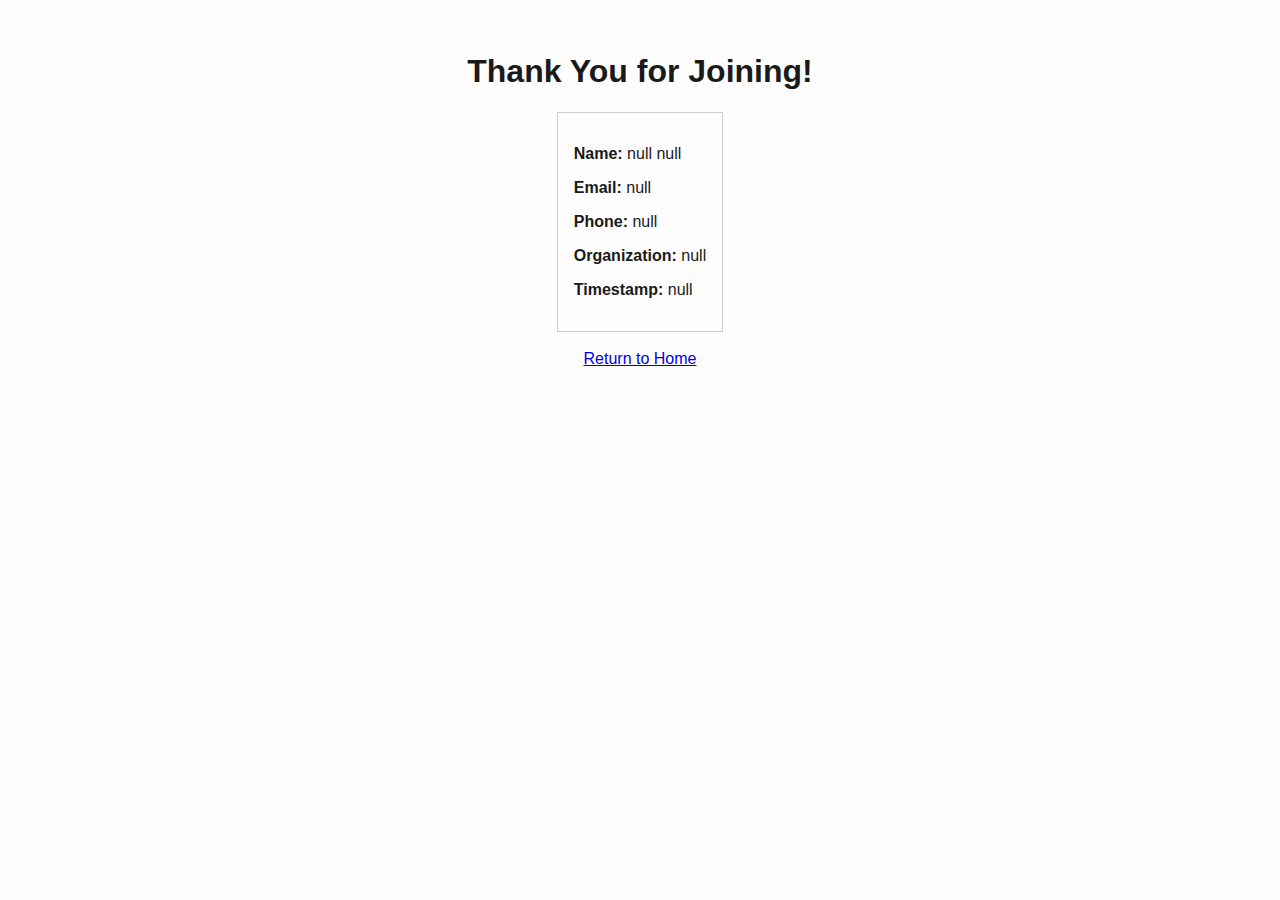
<file: chamber/thankyou.html>
<!DOCTYPE html>
<html lang="en">
<head>
    <meta charset="UTF-8">
    <meta name="viewport" content="width=device-width, initial-scale=1.0">
    <title>Thank You | Ibadan Chamber</title>
    <link rel="stylesheet" href="styles/base.css">
    <script src="scripts/thankyou.js" defer></script>
</head>
<body>
    <main style="padding: 2rem; text-align: center;">
        <h1>Thank You for Joining!</h1>
        <div id="results" style="border: 1px solid #ccc; padding: 1rem; display: inline-block; text-align: left;"></div>
        <br><br>
        <a href="index.html">Return to Home</a>
    </main>
</body>
</html>
</file>
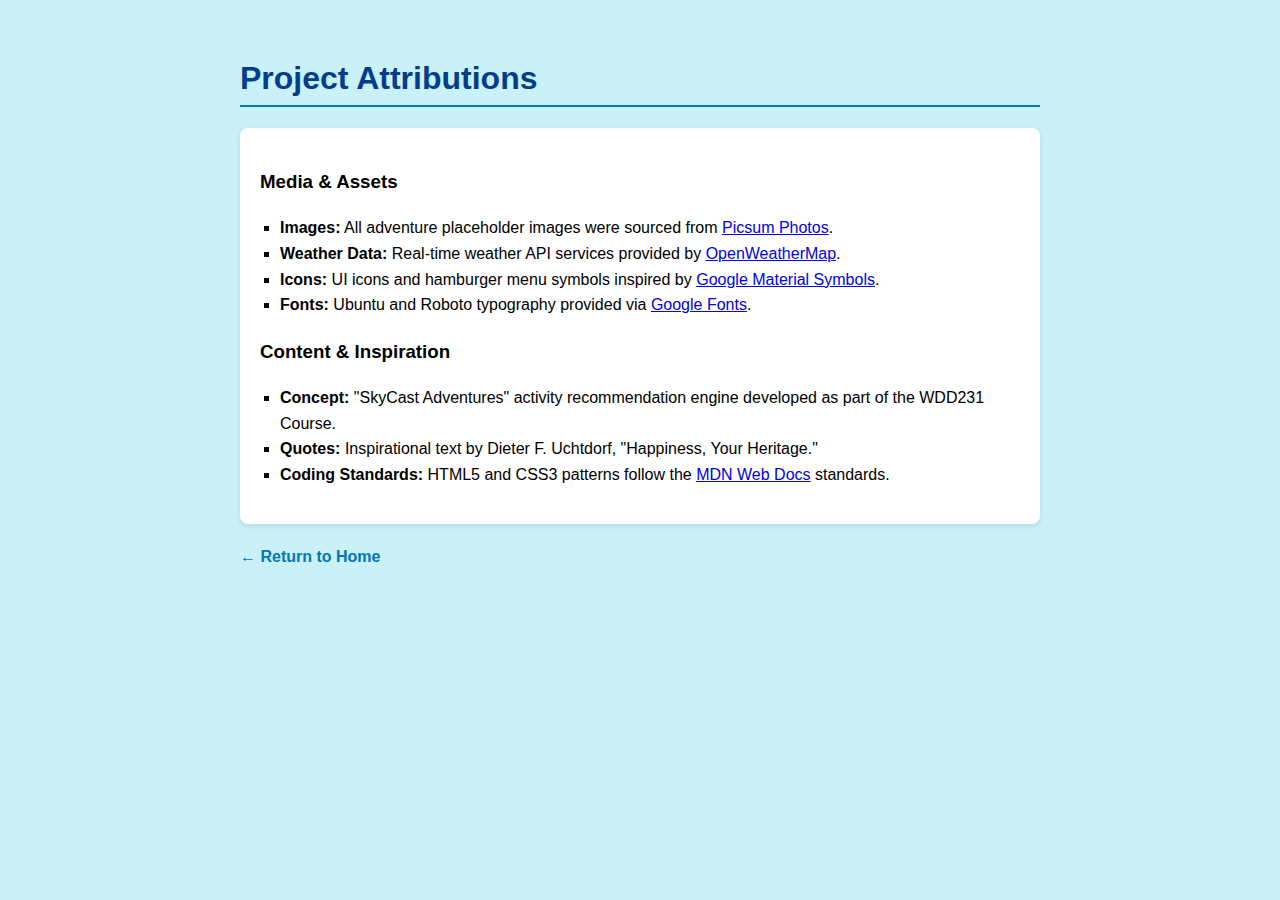
<file: my project/attributions.html>
<!DOCTYPE html>
<html lang="en">
<head>
    <meta charset="UTF-8">
    <meta name="viewport" content="width=device-width, initial-scale=1.0">
    <title>Attributions | SkyCast Adventures</title>
    <style>
        body { 
            font-family: 'Roboto', sans-serif; 
            line-height: 1.6; 
            padding: 2rem; 
            max-width: 800px; 
            margin: auto; 
            background-color: #CAF0F8; 
        }
        h1 { color: #023E8A; border-bottom: 2px solid #0077B6; }
        section { background: white; padding: 20px; border-radius: 8px; box-shadow: 0 2px 5px rgba(0,0,0,0.1); }
        ul { list-style-type: square; padding-left: 20px; }
        .back-link { display: inline-block; margin-top: 20px; text-decoration: none; color: #0077B6; font-weight: bold; }
    </style>
</head>
<body>
    <h1>Project Attributions</h1>
    
    <section>
        <h3>Media & Assets</h3>
        <ul>
            <li><strong>Images:</strong> All adventure placeholder images were sourced from <a href="https://picsum.photos/" target="_blank">Picsum Photos</a>.</li>
            <li><strong>Weather Data:</strong> Real-time weather API services provided by <a href="https://openweathermap.org/" target="_blank">OpenWeatherMap</a>.</li>
            <li><strong>Icons:</strong> UI icons and hamburger menu symbols inspired by <a href="https://fonts.google.com/icons" target="_blank">Google Material Symbols</a>.</li>
            <li><strong>Fonts:</strong> Ubuntu and Roboto typography provided via <a href="https://fonts.google.com/" target="_blank">Google Fonts</a>.</li>
        </ul>

        <h3>Content & Inspiration</h3>
        <ul>
            <li><strong>Concept:</strong> "SkyCast Adventures" activity recommendation engine developed as part of the WDD231 Course.</li>
            <li><strong>Quotes:</strong> Inspirational text by Dieter F. Uchtdorf, "Happiness, Your Heritage."</li>
            <li><strong>Coding Standards:</strong> HTML5 and CSS3 patterns follow the <a href="https://developer.mozilla.org/en-US/" target="_blank">MDN Web Docs</a> standards.</li>
        </ul>
    </section>

    <a href="index.html" class="back-link">← Return to Home</a>
</body>
</html>
</file>
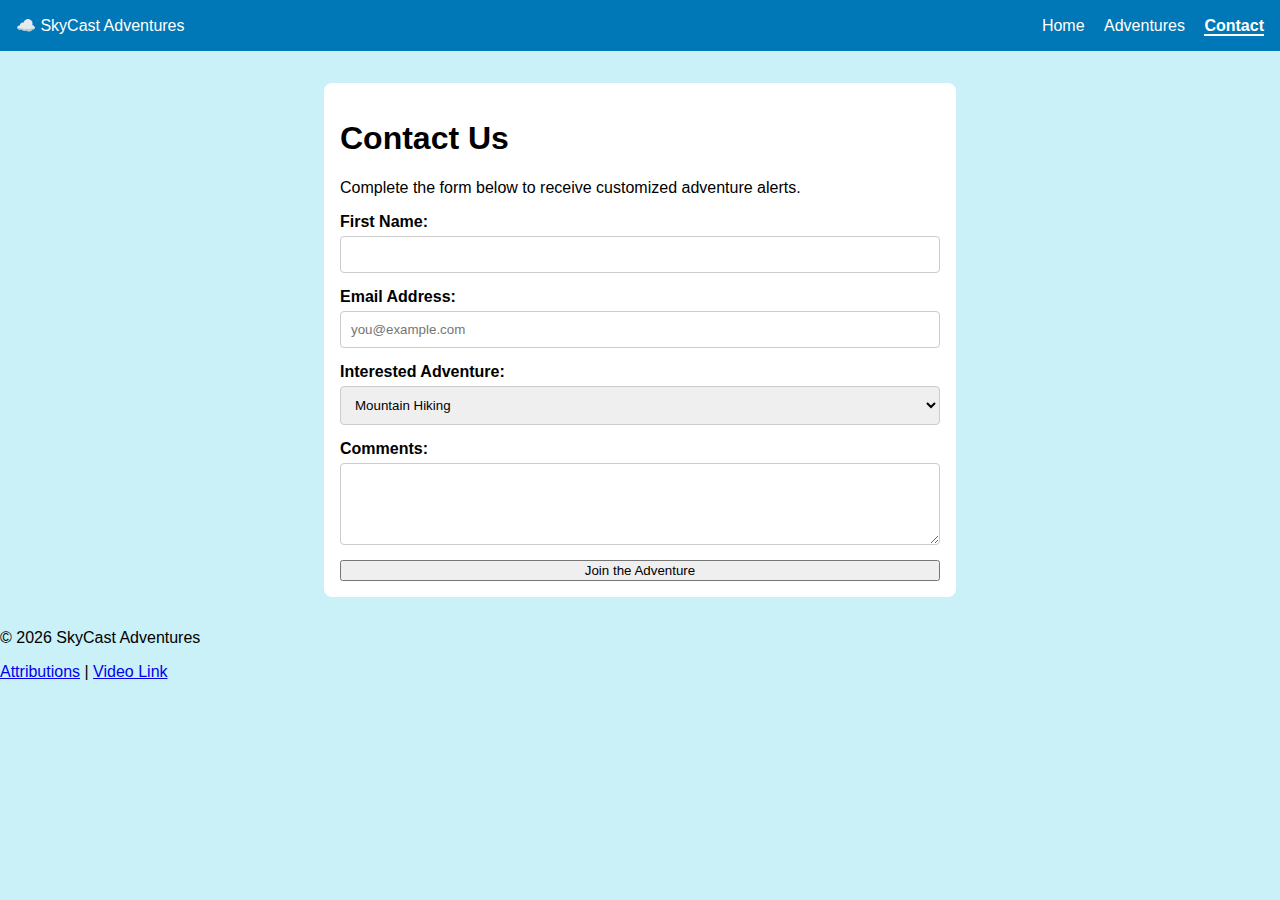
<file: my project/contact.html>
<!DOCTYPE html>
<html lang="en">
<head>
    <meta charset="UTF-8">
    <meta name="viewport" content="width=device-width, initial-scale=1.0">
    <title>Join the Adventure | Contact Us</title>
    <meta name="description" content="Contact SkyCast Adventures to learn more about our outdoor guides.">
    <meta name="author" content="Your Name">
    <link rel="stylesheet" href="styles/main.css">
    <script src="scripts/main.js" type="module" defer></script>
</head>
<body>
    <header>
        <div class="logo">☁️ SkyCast Adventures</div>
        <button id="hamburger" aria-label="Menu">☰</button>
        <nav id="primary-nav">
            <a href="index.html">Home</a>
            <a href="adventures.html">Adventures</a>
            <a href="contact.html" class="active">Contact</a>
        </nav>
    </header>

    <main class="form-container">
        <h1>Contact Us</h1>
        <p>Complete the form below to receive customized adventure alerts.</p>

        <form method="get" action="thanks.html" class="adventure-form">
            <label>First Name: 
                <input type="text" name="first_name" required>
            </label>
            
            <label>Email Address: 
                <input type="email" name="user_email" required placeholder="you@example.com">
            </label>

            <label>Interested Adventure: 
                <select name="adventure_type">
                    <option value="hiking">Mountain Hiking</option>
                    <option value="cycling">Coastal Cycling</option>
                    <option value="water">Water Sports</option>
                </select>
            </label>

            <label>Comments:
                <textarea name="user_comments" rows="4"></textarea>
            </label>

            <button type="submit" class="btn-primary">Join the Adventure</button>
        </form>
    </main>

    <footer>
        <p>&copy; <span id="currentyear"></span> SkyCast Adventures</p>
        <p><a href="attributions.html">Attributions</a> | <a href="#">Video Link</a></p>
    </footer>
</body>
</html>
</file>
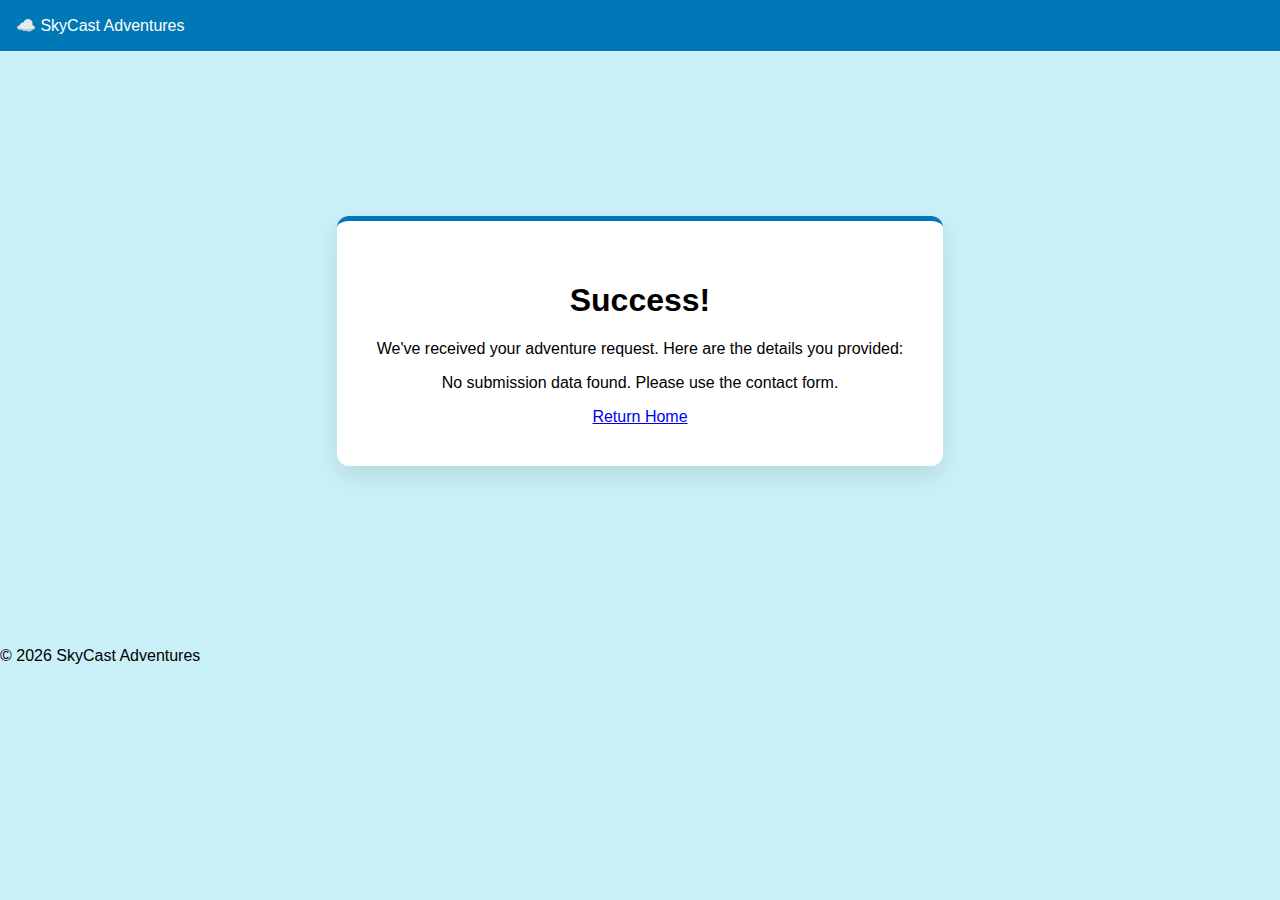
<file: my project/thanks.html>
<!DOCTYPE html>
<html lang="en">
<head>
    <meta charset="UTF-8">
    <meta name="viewport" content="width=device-width, initial-scale=1.0">
    <title>Submission Received | SkyCast</title>
    <link rel="stylesheet" href="styles/main.css">
    <script src="scripts/getparams.js" defer></script>
</head>
<body>
    <header>
        <div class="logo">☁️ SkyCast Adventures</div>
    </header>

    <main class="thanks-container">
        <section class="confirmation-card">
            <h1>Success!</h1>
            <p>We've received your adventure request. Here are the details you provided:</p>
            
            <div id="results">
                </div>

            <a href="index.html" class="btn-primary">Return Home</a>
        </section>
    </main>

    <footer>
        <p>&copy; <span id="currentyear"></span> SkyCast Adventures</p>
    </footer>
</body>
</html>
</file>
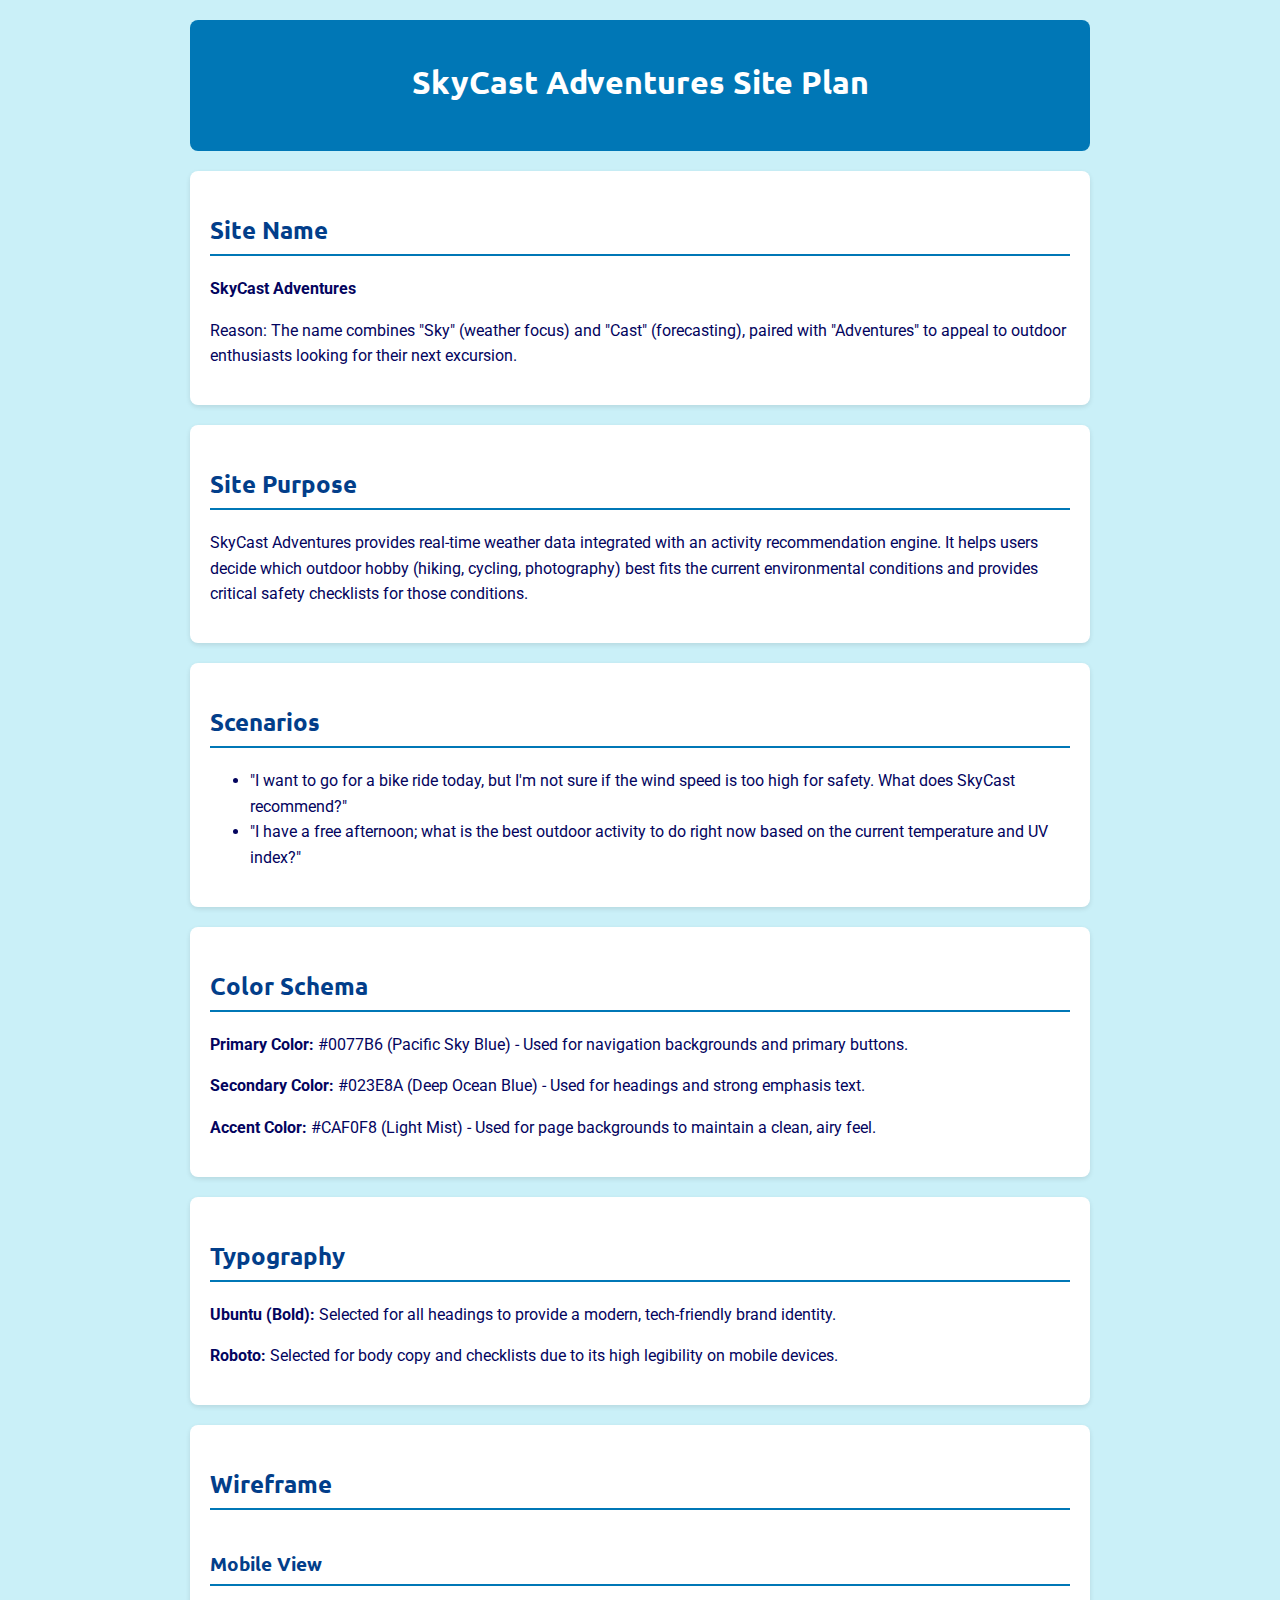
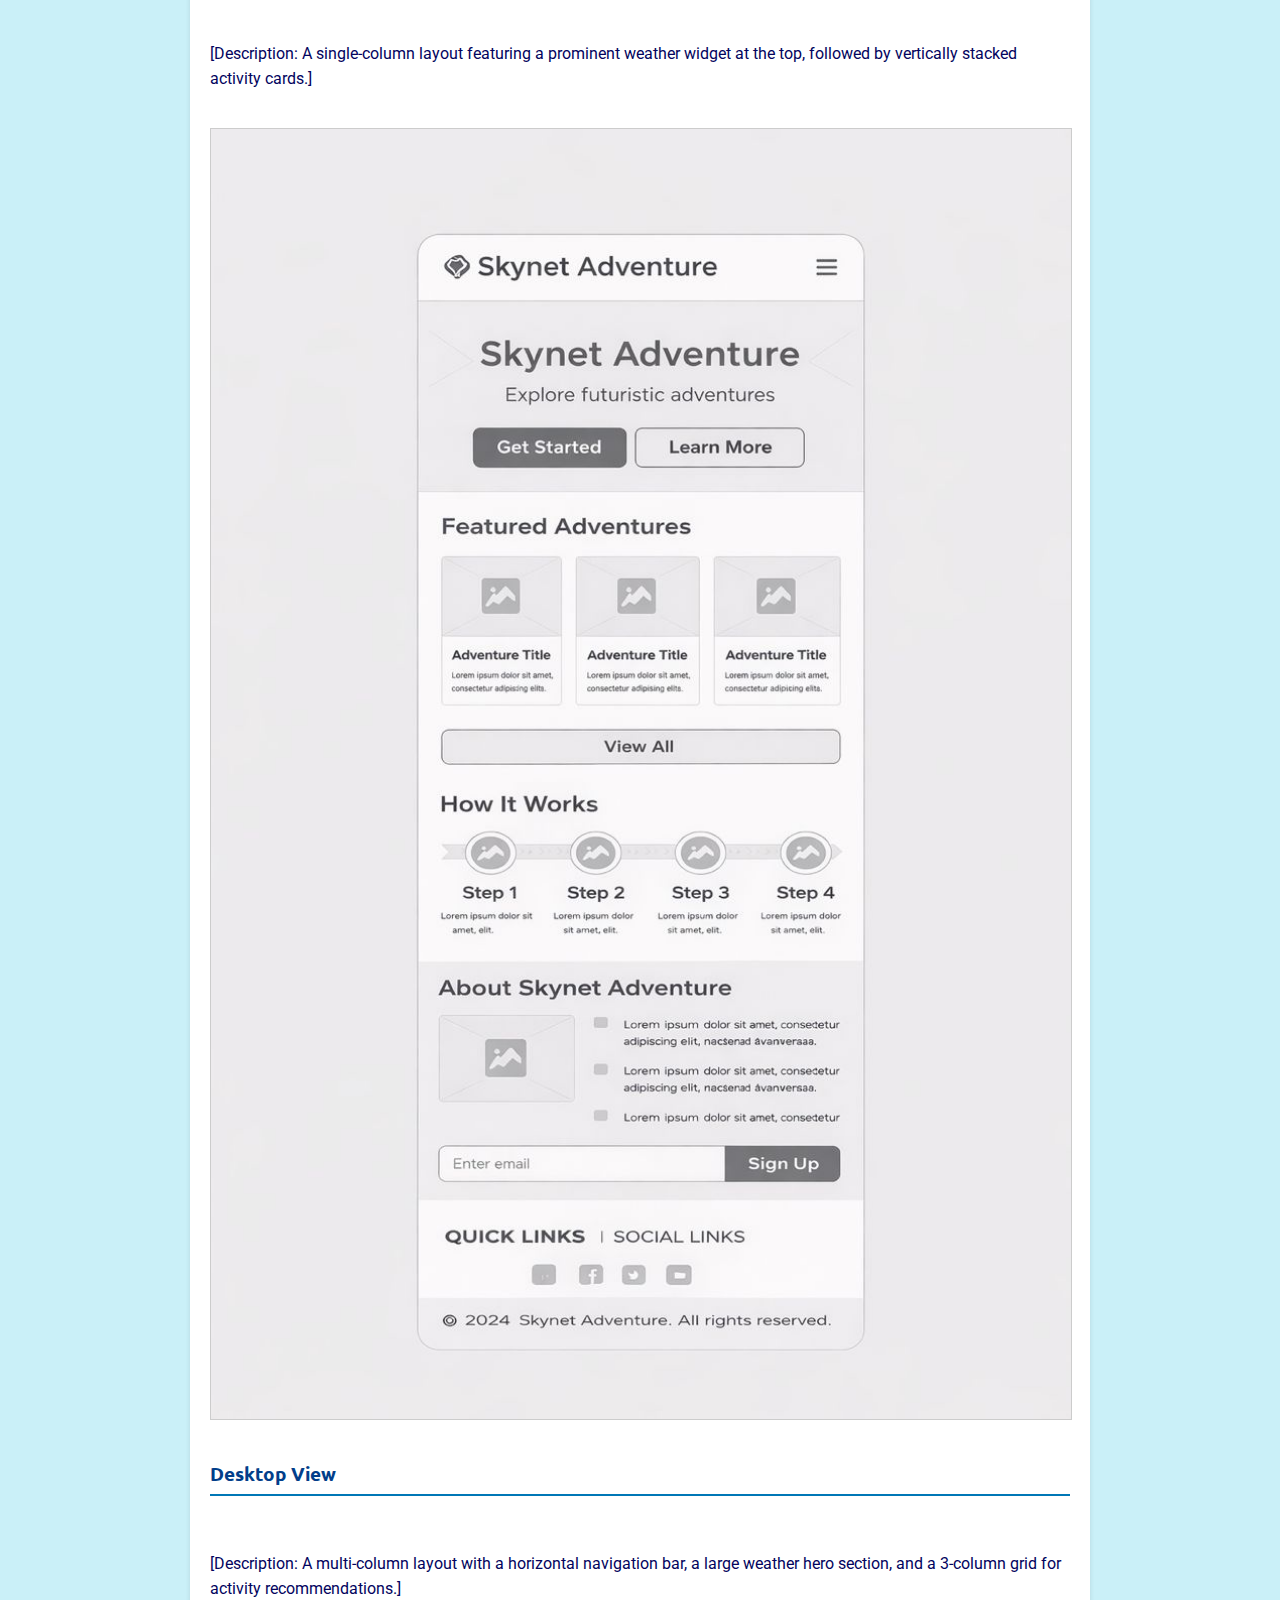
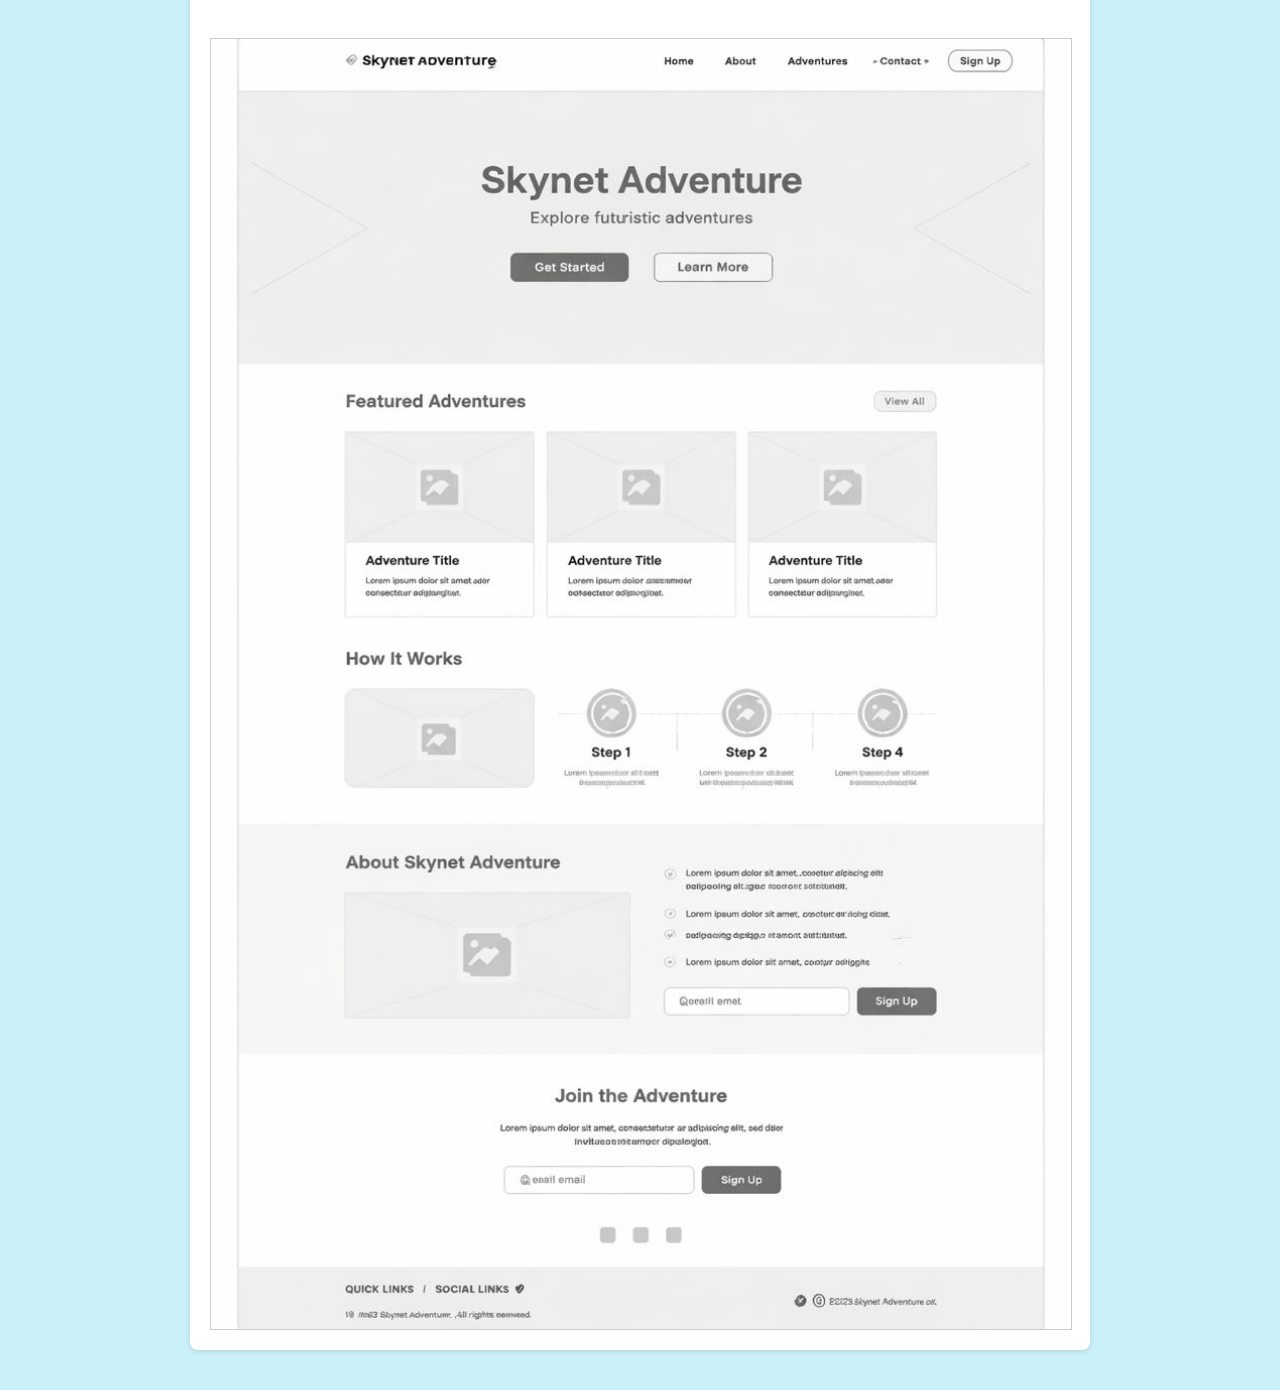
<file: skyccast/site-plan.html>
<!DOCTYPE html>
<html lang="en">
<head>
    <meta charset="UTF-8">
    <meta name="viewport" content="width=device-width, initial-scale=1.0">
    <title>Site Plan | SkyCast Adventures</title>
    <link href="https://fonts.googleapis.com/css2?family=Ubuntu:wght@700&family=Roboto&display=swap" rel="stylesheet">
    <style>
        :root {
            /* 4. Color Schema Definition */
            --primary-color: #0077B6; /* Pacific Sky Blue */
            --secondary-color: #023E8A; /* Deep Ocean Blue */
            --accent-color: #CAF0F8; /* Light Mist */
            --text-color: #03045E; /* Midnight Navy */
            --white: #ffffff;
        }

        /* 6. Typography Application */
        body {
            font-family: 'Roboto', sans-serif; /* Body Font */
            color: var(--text-color);
            background-color: var(--accent-color);
            line-height: 1.6;
            max-width: 900px;
            margin: 0 auto;
            padding: 20px;
        }

        h1, h2, h3 {
            font-family: 'Ubuntu', sans-serif; /* Heading Font */
            color: var(--secondary-color);
            border-bottom: 2px solid var(--primary-color);
            padding-bottom: 5px;
        }

        header {
            background-color: var(--primary-color);
            color: var(--white);
            padding: 1rem;
            text-align: center;
            border-radius: 8px;
        }

        header h1 {
            color: var(--white);
            border: none;
        }

        section {
            background-color: var(--white);
            padding: 20px;
            margin: 20px 0;
            border-radius: 8px;
            box-shadow: 0 2px 5px rgba(0,0,0,0.1);
        }

        .wireframe-container {
            display: flex;
            flex-direction: column;
            gap: 20px;
        }

        .wireframe-img {
            width: 100%;
            height: auto;
            border: 1px solid #ccc;
        }

        /* 5. Color Schema Use in Document is demonstrated by the styles above */
    </style>
</head>
<body>

    <header>
        <h1>SkyCast Adventures Site Plan</h1>
    </header>

    <main>
        <section>
            <h2>Site Name</h2>
            <p><strong>SkyCast Adventures</strong></p>
            <p>Reason: The name combines "Sky" (weather focus) and "Cast" (forecasting), paired with "Adventures" to appeal to outdoor enthusiasts looking for their next excursion.</p>
        </section>

        <section>
            <h2>Site Purpose</h2>
            <p>SkyCast Adventures provides real-time weather data integrated with an activity recommendation engine. It helps users decide which outdoor hobby (hiking, cycling, photography) best fits the current environmental conditions and provides critical safety checklists for those conditions.</p>
        </section>

        <section>
            <h2>Scenarios</h2>
            <ul>
                <li>"I want to go for a bike ride today, but I'm not sure if the wind speed is too high for safety. What does SkyCast recommend?"</li>
                <li>"I have a free afternoon; what is the best outdoor activity to do right now based on the current temperature and UV index?"</li>
            </ul>
        </section>

        <section>
            <h2>Color Schema</h2>
            <p><strong>Primary Color:</strong> #0077B6 (Pacific Sky Blue) - Used for navigation backgrounds and primary buttons.</p>
            <p><strong>Secondary Color:</strong> #023E8A (Deep Ocean Blue) - Used for headings and strong emphasis text.</p>
            <p><strong>Accent Color:</strong> #CAF0F8 (Light Mist) - Used for page backgrounds to maintain a clean, airy feel.</p>
        </section>

        <section>
            <h2>Typography</h2>
            <p><strong>Ubuntu (Bold):</strong> Selected for all headings to provide a modern, tech-friendly brand identity.</p>
            <p><strong>Roboto:</strong> Selected for body copy and checklists due to its high legibility on mobile devices.</p>
        </section>

        <section>
            <h2>Wireframe</h2>
            <div class="wireframe-container">
                <h3>Mobile View</h3>
                <p>[Description: A single-column layout featuring a prominent weather widget at the top, followed by vertically stacked activity cards.]</p>
                <img src="mobile-wireframe.png" alt="Mobile Wireframe Layout" class="wireframe-img">
                
                <h3>Desktop View</h3>
                <p>[Description: A multi-column layout with a horizontal navigation bar, a large weather hero section, and a 3-column grid for activity recommendations.]</p>
                <img src="desktop-wireframe.png" alt="Desktop Wireframe Layout" class="wireframe-img">
            </div>
        </section>
    </main>

</body>
</html>
</file>
<file: chamber/styles/base.css>
/* Accessibility & Wayfinding */
body { font-family: 'Roboto', sans-serif; margin: 0; background: #fdfdfd; color: #1a1a1a; }
header { background: #000; color: #fff; padding: 1rem; display: flex; justify-content: space-between; align-items: center; }
.logo { width: 50px; }
nav { display: none; background: #222; flex-direction: column; }
nav.open { display: flex; }
nav a { color: white; padding: 1rem; text-decoration: none; text-align: center; border-bottom: 1px solid #444; }
nav a.active { background: #ffeb3b; color: #000; font-weight: bold; } /* Wayfinding */

/* Grid View (Mobile) */
.view-toggle { padding: 1rem; text-align: center; }
.grid { display: grid; grid-template-columns: 1fr; gap: 15px; padding: 1rem; }
.grid section { border: 1px solid #ccc; padding: 1rem; background: #fff; border-radius: 5px; }
.grid section h3 { margin: 0; border-bottom: 1px solid #ddd; padding-bottom: 5px; }
.grid .card-body { display: flex; gap: 15px; align-items: center; margin-top: 10px; }
.grid .card-body img { width: 80px; height: auto; border: 1px solid #eee; }

/* List View (No Images) */
.list { display: flex; flex-direction: column; padding: 1rem; }
.list section { display: flex; flex-direction: column; padding: 10px; border-bottom: 1px solid #ddd; }
.list section img { display: none; } /* Requirement */
.list section:nth-child(even) { background: #eee; }

/* Footer Grid */
footer { background: #000; color: white; padding: 2rem; text-align: center; font-size: 0.9rem; line-height: 1.6; }
</file>
<file: my project/styles/main.css>
:root {
    --primary: #0077B6;
    --secondary: #023E8A;
    --light: #CAF0F8;
    --white: #ffffff;
}

body { font-family: 'Roboto', sans-serif; margin: 0; background-color: var(--light); }

header { background: var(--primary); color: white; padding: 1rem; display: flex; justify-content: space-between; align-items: center; }

nav a { color: white; text-decoration: none; margin-left: 15px; }
nav a.active { border-bottom: 2px solid white; font-weight: bold; }

#hamburger { display: none; font-size: 1.5rem; background: none; border: none; color: white; cursor: pointer; }

#adventure-grid { display: grid; grid-template-columns: repeat(auto-fit, minmax(300px, 1fr)); gap: 20px; padding: 20px; }

.card { background: var(--white); border-radius: 8px; overflow: hidden; box-shadow: 0 2px 5px rgba(0,0,0,0.1); padding: 15px; }
.card img { width: 100%; height: auto; border-radius: 5px; }

@media (max-width: 600px) {
    #hamburger { display: block; }
    #primary-nav { display: none; flex-direction: column; width: 100%; }
    #primary-nav.open { display: flex; }
}

dialog { border: none; border-radius: 10px; padding: 2rem; box-shadow: 0 0 15px rgba(0,0,0,0.2); }
dialog::backdrop { background: rgba(0,0,0,0.5); }

.form-container {
    max-width: 600px;
    margin: 2rem auto;
    padding: 1rem;
    background: white;
    border-radius: 8px;
}

.adventure-form {
    display: flex;
    flex-direction: column;
    gap: 15px;
}

.adventure-form label {
    display: flex;
    flex-direction: column;
    font-weight: bold;
}

.adventure-form input, 
.adventure-form select, 
.adventure-form textarea {
    padding: 10px;
    margin-top: 5px;
    border: 1px solid #ccc;
    border-radius: 4px;
}

.thanks-container {
    display: flex;
    justify-content: center;
    align-items: center;
    min-height: 60vh;
    padding: 20px;
}

.confirmation-card {
    background: white;
    padding: 2.5rem;
    border-radius: 12px;
    box-shadow: 0 10px 25px rgba(0,0,0,0.1);
    text-align: center;
    border-top: 5px solid var(--primary);
}

.data-display {
    text-align: left;
    background: var(--light);
    padding: 1rem;
    border-radius: 8px;
    margin: 1.5rem 0;
}

.data-display p {
    margin: 8px 0;
    color: var(--secondary);
}
</file>
